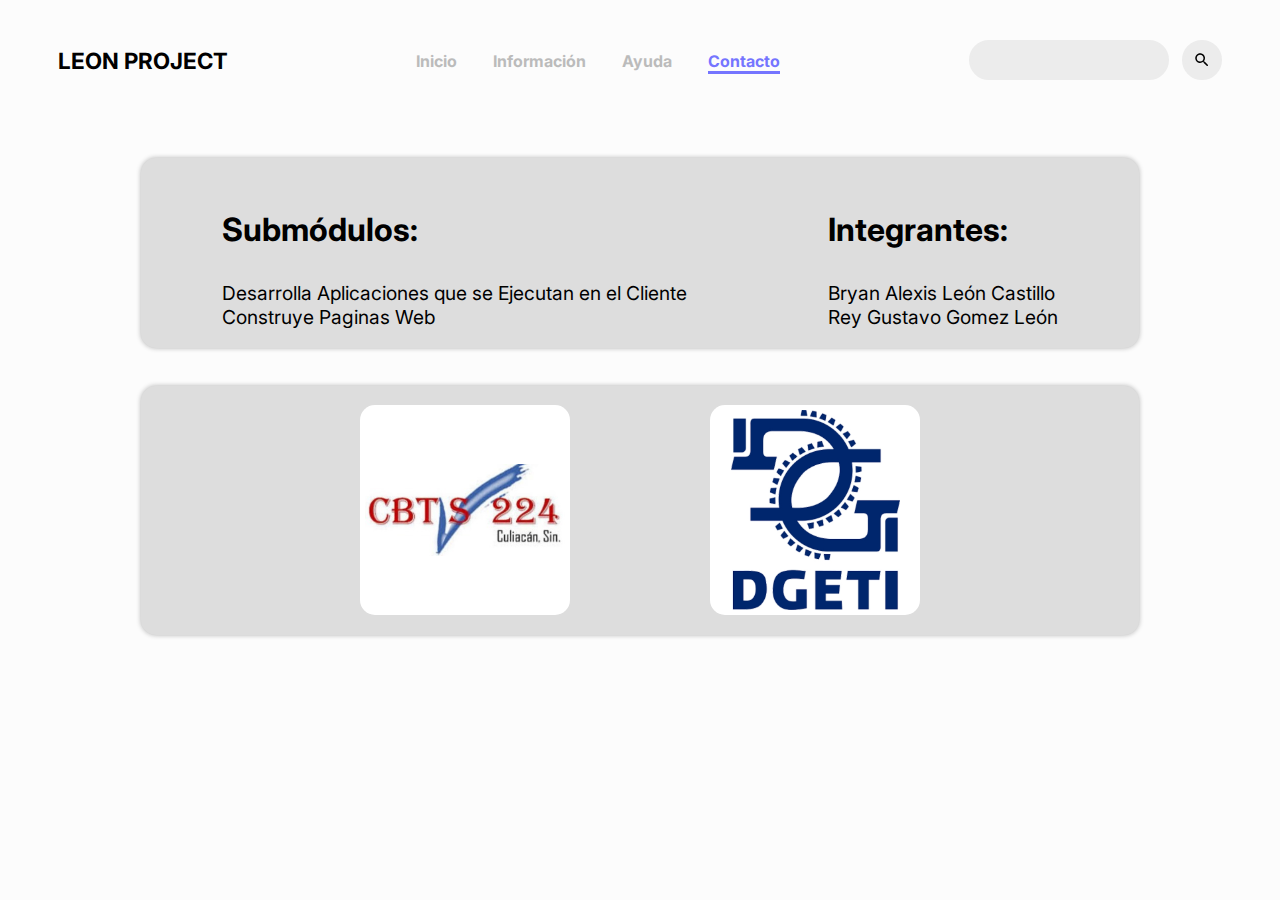
<file: contact.html>
<!DOCTYPE html>
<html lang="en">
    <head>
        <meta charset="UTF-8">
        <title>Contacto</title>

        <link rel="stylesheet" href="style.css">
    </head>
    <body>
        <div class="wrapper">

            <header>
                <div class="logotype">LEON PROJECT</div>

                <div class="topNavBar">
                    <nav>
                        <ul class="navBarList">
                            <li class="topNavBarItem" id="topLink1">Inicio</li>
                            <li class="topNavBarItem" id="topLink2">Información</li>
                            <li class="topNavBarItem" id="topLink3">Ayuda</li>
                            <li class="topNavBarItem currentLink" id="topLink4">Contacto</li>
                        </ul>
                    </nav>
                </div>

                <div class="search">
                    <label>
                        <input type="search">
                    </label>
                    <button type="submit" class="submitButton" onmouseover="style.cursor = 'pointer'"><img src="icons/search.svg" alt=""></button>
                </div>
            </header>

            <div class="cardsContainer noVerScr">

                <div class="card centerHor">
                    <div>
                        <h3>Submódulos:</h3>
                        <div>Desarrolla Aplicaciones que se Ejecutan en el Cliente</div>
                        <div>Construye Paginas Web</div>
                    </div>

                    <div>
                        <h3>Integrantes:</h3>
                        <div>Bryan Alexis León Castillo</div>
                        <div>Rey Gustavo Gomez León</div>
                    </div>
                </div>

                <div class="card centerHor">
                    <a href="https://portal.cbtis224.edu.mx/"><div class="cardImageContainer centerVer"><img class="cardImageX" src="images/cbtis.jpeg" alt=""></div></a>
                    <a href="http://www.dgeti.sep.gob.mx/"><div class="cardImageContainer centerVer"><img class="cardImageY" src="images/dgeti.png" alt=""></div></a>
                </div>

            </div>

        </div>

        <script src="script.js"></script>
    </body>
</html>
</file>
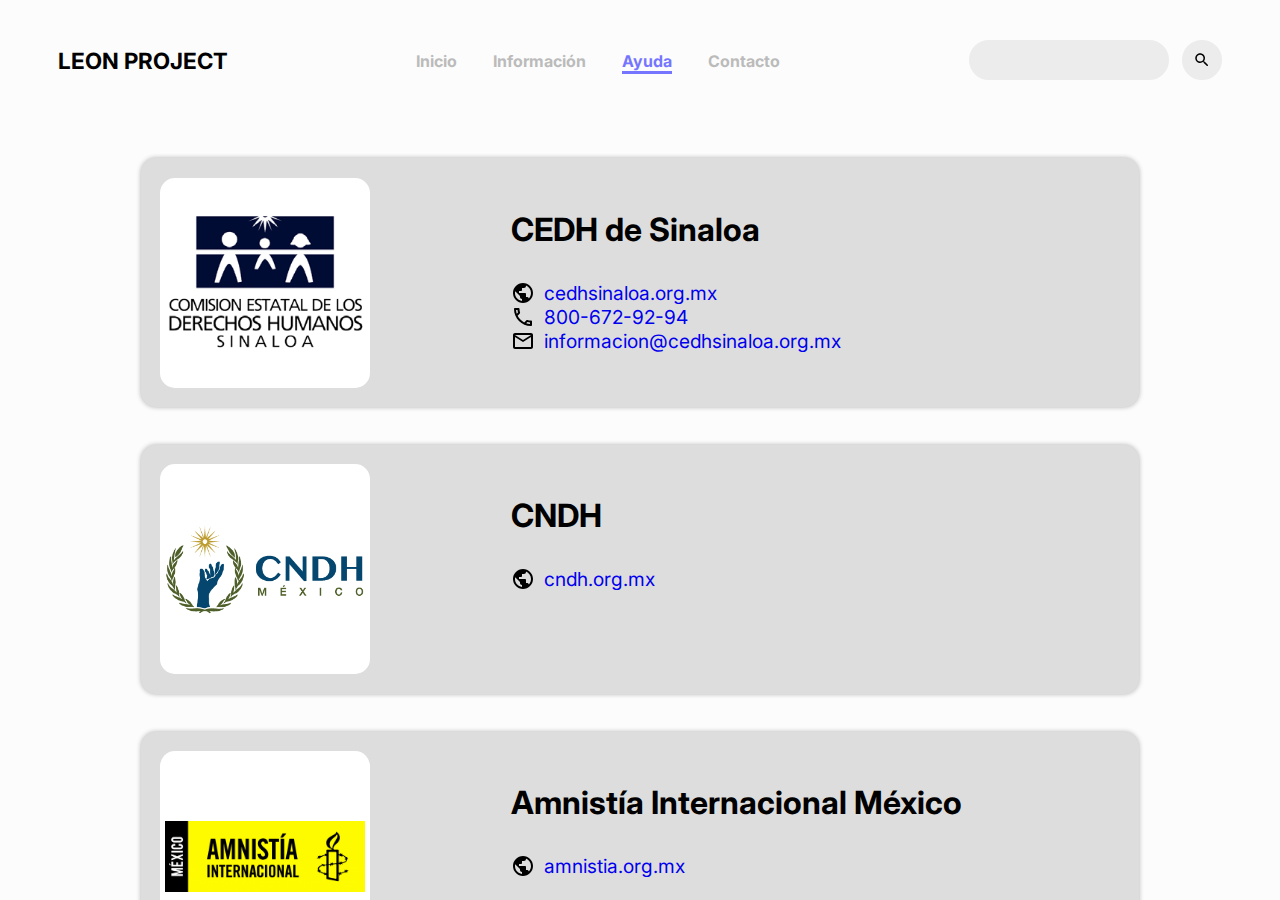
<file: help.html>
<!DOCTYPE html>
<html lang="en">
    <head>
        <meta charset="UTF-8">
        <title>Ayuda</title>

        <link rel="stylesheet" href="style.css">
    </head>
    <body>
        <div class="wrapper">
            <header>
                <div class="logotype">LEON PROJECT</div>

                <div class="topNavBar">
                    <nav>
                        <ul class="navBarList">
                            <li class="topNavBarItem" id="topLink1">Inicio</li>
                            <li class="topNavBarItem" id="topLink2">Información</li>
                            <li class="topNavBarItem currentLink" id="topLink3">Ayuda</li>
                            <li class="topNavBarItem" id="topLink4">Contacto</li>
                        </ul>
                    </nav>
                </div>

                <div class="search">
                    <label>
                        <input type="search">
                    </label>
                    <button type="submit" class="submitButton" onmouseover="style.cursor = 'pointer'"><img src="icons/search.svg" alt=""></button>
                </div>
            </header>

            <div class="cardsContainer noVerScr">
                <div class="card">
                    <div class="cardImageContainer centerVer"><img class="cardImage1" src="images/cedh.png" alt=""></div>
                    <div class="cardInfo">
                        <h3>CEDH de Sinaloa</h3>
                        <div class="centerVer"><img class="cardIcon" src="icons/website.svg" alt=""><a href="https://www.cedhsinaloa.org.mx">cedhsinaloa.org.mx</a></div>
                        <div class="centerVer"><img class="cardIcon" src="icons/phone.svg" alt=""><a href="tel:800-672-92-94">800-672-92-94</a></a></div>
                        <div class="centerVer"><img class="cardIcon" src="icons/email.svg" alt=""><a href="mailto:informacion@cedhsinaloa.org.mx?subject=Ayuda%20con%20">informacion@cedhsinaloa.org.mx</a></div>
                    </div>
                </div>

                <div class="card">
                    <div class="cardImageContainer centerVer"><img class="cardImage2" src="images/cndh.png" alt=""></div>
                    <div class="cardInfo">
                        <h3>CNDH</h3>
                        <div class="centerVer"><img class="cardIcon" src="icons/website.svg" alt=""><a href="https://www.cndh.org.mx">cndh.org.mx</a></div>
                    </div>
                </div>

                <div class="card">
                    <div class="cardImageContainer centerVer"><img class="cardImage3" src="images/amnistia.png" alt=""></div>
                    <div class="cardInfo">
                        <h3>Amnistía Internacional México</h3>
                        <div class="centerVer"><img class="cardIcon" src="icons/website.svg" alt=""><a href="https://www.amnistia.org.mx">amnistia.org.mx</a></div>
                    </div>
                </div>

                <div class="card">
                    <div class="cardImageContainer centerVer"><img class="cardImage4" src="images/ehrc.png" alt=""></div>
                    <div class="cardInfo">
                        <h3>EHRC</h3>
                        <div class="centerVer"><img class="cardIcon" src="icons/website.svg" alt=""><a href="https://www.equalityhumanrights.com/en">equalityhumanrights.com/en</a></div>
                    </div>
                </div>

                <div class="card">
                    <div class="cardImageContainer centerVer"><img class="cardImage5" src="images/ogr.png" alt=""></div>
                    <div class="cardInfo">
                        <h3>OGR</h3>
                        <div class="centerVer"><img class="cardIcon" src="icons/website.svg" alt=""><a href="https://www.openglobalrights.org">openglobalrights.org</a></div>
                    </div>
                </div>
            </div>
        </div>

        <script src="script.js"></script>
    </body>
</html>
</file>
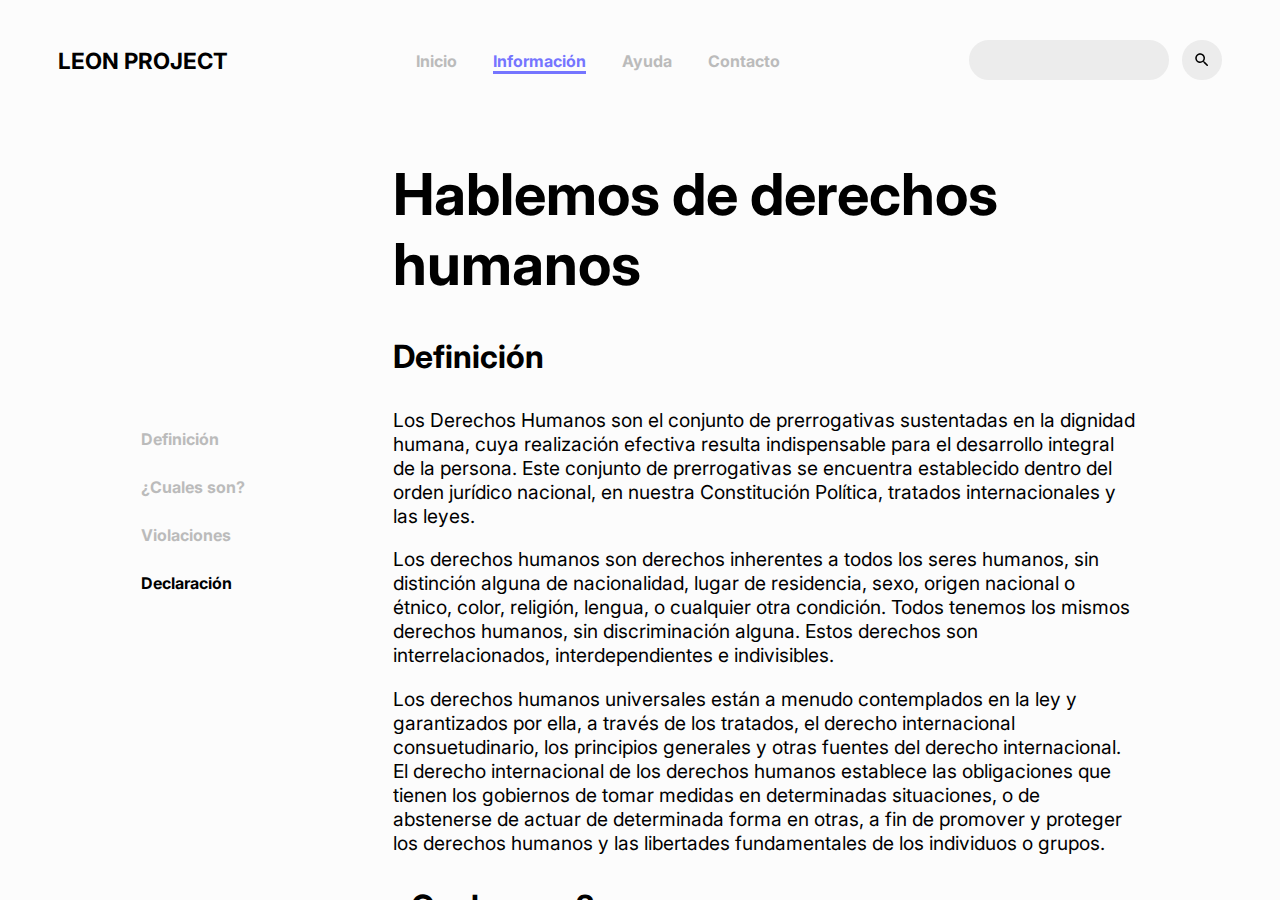
<file: info.html>
<!DOCTYPE html>
<html lang="en">
    <head>
        <meta charset="UTF-8">
        <title>Inicio</title>

        <link rel="stylesheet" href="style.css">
    </head>
    <body>
        <div class="wrapper">
            <header>
                <div class="logotype">LEON PROJECT</div>

                <div class="topNavBar">
                    <nav>
                        <ul class="navBarList">
                            <li class="topNavBarItem" id="topLink1">Inicio</li>
                            <li class="topNavBarItem currentLink" id="topLink2">Información</li>
                            <li class="topNavBarItem" id="topLink3">Ayuda</li>
                            <li class="topNavBarItem" id="topLink4">Contacto</li>
                        </ul>
                    </nav>
                </div>

                <div class="search">
                    <label>
                        <input type="search">
                    </label>
                    <button type="submit" class="submitButton" onmouseover="style.cursor = 'pointer'"><img class="searchImage" src="icons/search.svg" alt=""></button>
                </div>
            </header>

            <div class="container">
                <div class="leftSide2">
                    <div class="sideNavBar">
                        <a id="sideLink1" class="sideNavBarItem" href="#sub1">Definición</a><br><br>
                        <a id="sideLink2" class="sideNavBarItem" href="#sub2">¿Cuales son?</a><br><br>
                        <a id="sideLink3" class="sideNavBarItem" href="#sub3">Violaciones</a><br><br>
                        <a id="sideLink4" class="sideNavBarItem" href="#sub4">Declaración</a>
                    </div>
                </div>

                <div class="rightSide2 noVerScr" id="rightContainer">
                    <h1>Hablemos de derechos humanos</h1>

                    <div id="part1">
                        <h3 id="sub1">Definición</h3>
                        <p>Los Derechos Humanos son el conjunto de prerrogativas sustentadas en la dignidad
                            humana, cuya realización efectiva resulta indispensable para el desarrollo integral de la
                            persona. Este conjunto de prerrogativas se encuentra establecido dentro del orden
                            jurídico nacional, en nuestra Constitución Política, tratados internacionales y las leyes.</p>
                        <p>Los derechos humanos son derechos inherentes a todos los seres humanos, sin
                            distinción alguna de nacionalidad, lugar de residencia, sexo, origen nacional o étnico,
                            color, religión, lengua, o cualquier otra condición. Todos tenemos los mismos derechos
                            humanos, sin discriminación alguna. Estos derechos son interrelacionados,
                            interdependientes e indivisibles.</p>
                        <p>Los derechos humanos universales están a menudo contemplados en la ley y
                            garantizados por ella, a través de los tratados, el derecho internacional
                            consuetudinario, los principios generales y otras fuentes del derecho internacional. El
                            derecho internacional de los derechos humanos establece las obligaciones que tienen
                            los gobiernos de tomar medidas en determinadas situaciones, o de abstenerse de
                            actuar de determinada forma en otras, a fin de promover y proteger los derechos
                            humanos y las libertades fundamentales de los individuos o grupos.</p>
                    </div>

                    <div id="part2">
                        <h3  id="sub2">¿Cuales son?</h3>
                        <p>Los Derechos Humanos han sido clasificados atendiendo a diversos criterios, así
                            podemos encontrar clasificaciones que atienden a su naturaleza, al origen, contenido y
                            por la materia a la que se refieren. Con un propósito pedagógico han sido clasificados
                            en tres generaciones, esto en función al momento histórico en que surgieron o del reconocimiento que han tenido por parte de los Estados. Es conveniente indicar que el
                            agrupamiento de los derechos humanos en generaciones no significa que algunos
                            tengan mayor o menor importancia sobre otros pues todos ellos encuentran en la
                            dignidad humana el principio y fin a alcanzar. Así entonces en la primera generación
                            fueron agrupados los derechos civiles y políticos, en la segunda generación los
                            derechos económicos, sociales y culturales y en la tercera generación se agruparon los
                            que corresponden a grupos de personas o colectividades que comparten intereses
                            comunes.</p>
                        <p>Actualmente es mayormente aceptado clasificar los derechos humanos únicamente en
                            civiles, económicos, sociales, culturales y ambientales.</p>
                        <p>Es importante decir que dentro del conjunto de derechos humanos no existen niveles ni
                            jerarquías pues todos tienen igual relevancia, por lo que el Estado se encuentra obligado
                            a tratarlos en forma global y de manera justa y equitativa, en pie de igualdad y
                            dándoles a todos el mismo peso.</p>
                    </div>

                    <div id="part3">
                        <h3 id="sub3">Violaciones de los derechos humanos</h3>
                        <p>Defensores de los derechos humanos están de acuerdo en que después de sesenta
                            años de su publicación, la Declaración Universal de los Derechos Humanos es todavía
                            más un sueño que una realidad. Existen violaciones en todas partes del mundo. Por
                            ejemplo, en el Informe Mundial de 2009 de Amnistía Internacional y de otras fuentes
                            muestra que a los individuos:</p>
                        <ul>
                            <li>Se les tortura o se abusa de ellos en por lo menos 81 países.</li>
                            <li>Enfrentan juicios injustos en por lo menos 54 países.</li>
                            <li>Se les restringe en sus libertades de expresión en por lo menos 77 países.</li>
                        </ul>
                        <p>No sólo eso, sino que se margina a mujeres y niños en particular de numerosas
                            maneras, la prensa no es libre en muchos países y se calla a los disidentes, con
                            demasiada frecuencia en forma permanente. Aunque se han logrado algunas
                            ganancias en las últimas seis décadas, las violaciones de los derechos humanos
                            siguen azotando a nuestro mundo actual.</p>
                    </div>

                    <div id="part4">
                        <h3 id="sub4">La Declaración Universal de Derechos Humanos</h3>
                        <p></p>
                        <ol>
                            <li>Todos los seres humanos nacen libres e iguales.</li>
                            <li>Todas las personas tienen los derechos proclamados en esta carta.</li>
                            <li>Todo individuo tiene derecho a la vida, la libertad y la seguridad.</li>
                            <li>Nadie será sometido a esclavitud ni a servidumbre.</li>
                            <li>Nadie será sometido a penas, torturas ni tratos crueles o inhumanos.</li>
                            <li>Todo ser humano tiene derecho al reconocimiento de su personalidad jurídica.</li>
                            <li>Todos tienen derecho a la protección contra la discriminación.</li>
                            <li>Toda persona tiene derecho a un recurso efectivo ante los tribunales.</li>
                            <li>Nadie podrá ser detenido, desterrado ni preso arbitrariamente.</li>
                            <li>Toda persona tiene derecho a un tribunal independiente e imparcial.</li>
                            <li>Toda persona tiene derecho a la presunción de inocencia y a penas justas.</li>
                            <li>Toda persona tiene derecho a la privacidad, la honra y la reputación.</li>
                            <li>Toda persona tiene derecho a la libre circulación y a elegir libremente su residencia.</li>
                            <li>Toda persona tiene derecho al asilo en cualquier país.</li>
                            <li>Toda persona tiene derecho a una nacionalidad y a cambiar de nacionalidad.</li>
                            <li>Todos los individuos tienen derecho a un matrimonio libre y a la protección de la familia.</li>
                            <li>Toda persona tiene derecho a la propiedad individual o colectiva.</li>
                            <li>Toda persona tiene derecho a la libertad de pensamiento, conciencia y religión.</li>
                            <li>Todo individuo tiene derecho a la libertad de opinión y de expresión.</li>
                            <li>Toda persona tiene derecho a la libertad de reunión y asociación.</li>
                            <li>Toda persona tiene derecho a participar, directa o indirectamente, en el gobierno de su país.</li>
                            <li>Toda persona tiene derecho a la seguridad social.</li>
                            <li>Toda persona tiene derecho al trabajo y la protección contra el desempleo.</li>
                            <li>Toda persona tiene derecho al descanso y al disfrute del tiempo libre.</li>
                            <li>Toda persona tiene derecho al bienestar: alimentación, vivienda, asistencia médica, vestido y otros servicios sociales básicos.</li>
                            <li>Toda persona tiene derecho a la educación y al libre desarrollo de la personalidad.</li>
                            <li>Toda persona tiene derecho a tomar parte en la vida cultural de su comunidad.</li>
                            <li>Toda persona tiene derecho a un orden social que garantice los derechos de esta carta.</li>
                            <li>Toda persona tiene deberes con respecto a su comunidad.</li>
                            <li>Nada de esta carta podrá usarse para suprimir cualquiera de los derechos.</li>
                        </ol>
                    </div>
                </div>
            </div>
        </div>

        <script src="script.js"></script>
    </body>
</html>
</file>
<file: style.css>
/* >>> Importar fuentes */
@import url('https://fonts.googleapis.com/css2?family=Inter:wght@400;700&display=swap'); /* Inter */

body {
    margin: 0;
    background-color: #fcfcfc; /* Color de fondo */
    font-family: 'Inter', sans-serif; /* Fuente */
}

.centerHorVer {
    display: flex; /* Modo de vista: flexbox */
    justify-content: center; /*  */
    align-items: center; /*  */
}

.centerHor {
    display: flex;
    justify-content: center;
}

.centerVer {
    display: flex;
    align-items: center;
}

/* Envolvedor */
.wrapper {
    width: 100vw; /* Establecer el largo como 100 partes de 100 del largo de la pantalla */
    height: 100vh; /* Establecer el alto como 100 partes de 100 del alto de la pantalla */

    display: grid; /* Modo de vista: cuadricula */
    grid-template-columns: repeat(5, minmax(0, 1fr)); /* Establecer 5 columnas */
    grid-template-rows: repeat(15, minmax(0, 1fr)); /* Establecer 15 filas */
}

/* >>> Elementos de la cabecera */

/* Cabecera */
header {
    grid-column-start: 1; /* Columna inicial */
    grid-column-end: 6; /* Columna final */
    grid-row-start: 1; /* Fila inicial */
    grid-row-end: 3; /* Fila final */

    display: flex; ; /* Modo de vista: flexbox */
    flex-direction: row; /* Dirección hacia la que fluye el flexbox */
}

/* Logotipo */
.logotype {
    display: flex;
    justify-content: center;
    align-items: center;

    font-weight: bold;

    flex-grow: 1; /* Relación del espacio vacío a tomar */
}

/* Barra de navegación superior */
.topNavBar {
    display: flex;
    justify-content: center;
    align-items: center;

    font-weight: bold;

    flex-grow: 2; /* Relación del espacio vacío a tomar */
}

/* Barra de búsqueda */
.search {
    display: flex;
    justify-content: center;
    align-items: center;

    flex-grow: 1; /* Relación del espacio vacío a tomar */
}

/* Links de la barra de navegación superior */
.topNavBarItem {
    color: #bbbbbb;
    display: inline;
    margin: 0 1em 0 1em;
}

/* <<< Elementos de la cabecera */

.noVerScr {
    overflow-x: hidden;
    overflow-y: scroll;
}

.noVerScr::-webkit-scrollbar {
    width: 0;
    height: 0;
}

/* >>> Elementos de la pagina "info" */

/* Contenedor de los lados izquierdo y derecho */
.container {
    grid-column-start: 1;
    grid-column-end: 6;
    grid-row-start: 3;
    grid-row-end: 16;

    display: flex;
    flex-direction: row;
    gap: 11vw;
    margin: 0 11vw 0 11vw;
}

/* Lado izquierdo */
.leftSide1, .leftSide2 {
    display: block;
    margin: auto;

    width: 75%;
    flex-grow: 1;
}

/* Lado derecho */
.rightSide1, .rightSide2 {
    width: 500%;
    flex-grow: 1;
}

/* <<< Elementos de la pagina "info" */



/* >>> Elementos de la pagina "help" */

.cardsContainer {
    grid-column-start: 1;
    grid-column-end: 6;
    grid-row-start: 3;
    grid-row-end: 16;
}

.card {
    background-color: #dddddd;
    border-radius: 15px;
    padding: 1em;

    display: flex;
    flex-direction: row;
    gap: 11vw;
    margin: 3vw 11vw 3vw 11vw;

    box-shadow: 0 0 5px #b0b0b0;
}

.cardIcon {
    margin: 0 0.5em 0 0;
}

.cardImageContainer {
    background-color: #ffffff;
    border-radius: 15px;
    width: 200px;
    height: 200px;
    padding: 5px;
}

.cardImage1 {
    width: 200px;
    height: 138px;
}

.cardImage2 {
    width: 200px;
    height: 101px;
}

.cardImage3 {
    width: 200px;
    height: 71px;
}

.cardImage4 {
    width: 200px;
    height: 71px;
}

.cardImage5 {
    width: 200px;
    height: 38px;
}

.cardImageX {
    width: 200px;
    height: 92px;
}

.cardImageY {
    width: 169px;
    height: 200px;

    margin: 0 auto;
}

a {
    text-decoration: none;
}

/* <<< Elementos de la pagina "help" */

.sideNavBarItem {
    color: #bbbbbb;
    font-weight: bold;
    text-decoration: none;
}

.sideLinkSeen {
    color: #000000;
}

.rightSide1::-webkit-scrollbar {
    width: 0;
    height: 0;
}

.rightSide2::-webkit-scrollbar {
    width: 0;
    height: 0;
}

.firstContainer {
    grid-column-start: 1;
    grid-column-end: 6;
    grid-row-start: 3;
    grid-row-end: 16;

    padding: 1em 12em 1em 12em;
}

.secondContainer {
    grid-column-start: 1;
    grid-column-end: 6;
    grid-row-start: 3;
    grid-row-end: 16;

    padding: 1em 6em 1em 6em;

    display: none;
}

.secondLeftContainer {
    grid-column-start: 1;
    grid-column-end: 4;
    grid-row-start: 3;
    grid-row-end: 16;

    padding: 1em 3em 1em 6em;
}

.secondRightContainer {
    grid-column-start: 4;
    grid-column-end: 6;
    grid-row-start: 3;
    grid-row-end: 16;

    padding: 1em 6em 1em 3em;
}

.zeroLeftContainer {
    grid-column-start: 1;
    grid-column-end: 3;
    grid-row-start: 3;
    grid-row-end: 16;

    padding: 1em 3em 1em 6em;
}

.zeroRightContainer {
    grid-column-start: 3;
    grid-column-end: 6;
    grid-row-start: 3;
    grid-row-end: 16;

    padding: 1em 6em 1em 3em;
}


input[type=search] {
    width: 200px;
    height: 40px;
    background-color: #ececec;
    border: solid 3px #ececec;
    border-radius: 20px;

    padding-left: 1em;
    margin: 0 0.5em 0 0;

    font-family: 'Inter', sans-serif;
}

input[type=search]:focus {
    width: 200px;
    height: 40px;
    background-color: #dddddd;
    border: solid 3px #dddddd;
    border-radius: 20px;
    outline: none;

    padding-left: 1em;
    margin: 0 0.5em 0 0;

    font-family: 'Inter', sans-serif;
}

input[type="search"]::-webkit-search-cancel-button {
    -webkit-appearance: none;

    width: 15px;
    height: 15px;
    background-color: #ff7575;
    border-radius: 50%;
}

.submitButton {
    width: 40px;
    height: 40px;

    background-color: #ececec;
    border: solid 3px #ececec;
    border-radius: 50%;

    margin: 0 0 0 0.5em;

    display: flex;
    justify-content: center;
    align-items: center;
}

.submitButton:active {
    width: 40px;
    height: 40px;

    background-color: #dddddd;
    border: solid 3px #dddddd;
    border-radius: 50%;

    margin: 0 0 0 0.5em;

    display: flex;
    justify-content: center;
    align-items: center;
}

.navBarList {
    padding: 0;
}

.linkHover {
    color: #000000;
}

.currentLink {
    color: #7575ff;
    border-bottom: solid 3px #7575ff;
}

input[type="search"]::-webkit-search-cancel-button {
    -webkit-appearance: none;

    width: 15px;
    height: 15px;
    background-color: #ff5252;
    border-radius: 50%;
}

input[type=submit] {
    width: 96px;
    height: 32px;
    color: #ffffff;
    background-color: #7575ff;
    border: solid 3px #7575ff;
    border-radius: 8px;
    font-family: 'Inter', sans-serif;
    font-weight: bold;
}

input[type=submit]:active {
    width: 96px;
    height: 32px;
    color: #000000;
    background-color: #ffffff;
    border: solid 3px #7575ff;
    border-radius: 8px;
    font-family: 'Inter', sans-serif;
    font-weight: bold;
}

input[type=text] {
    width: 240px;
    height: 30px;
    background-color: #ececec;
    border: solid 3px #ececec;
    border-radius: 10px;
    font-family: 'Inter', sans-serif;
    padding-left: 1em;
    margin-top: 0.5em;
}

input[type=text]:focus {
    width: 240px;
    height: 30px;
    background-color: #dddddd;
    border: solid 3px #dddddd;
    border-radius: 10px;
    outline: none;
    font-family: 'Inter', sans-serif;
    padding-left: 1em;
    margin-top: 0.5em;
}

input[type=email] {
    width: 240px;
    height: 30px;
    background-color: #ececec;
    border: solid 3px #ececec;
    border-radius: 10px;
    font-family: 'Inter', sans-serif;
    padding-left: 1em;
    margin-top: 0.5em;
}

input[type=email]:focus {
    width: 240px;
    height: 30px;
    background-color: #dddddd;
    border: solid 3px #dddddd;
    border-radius: 10px;
    outline: none;
    font-family: 'Inter', sans-serif;
    padding-left: 1em;
    margin-top: 0.5em;
}

textarea {
    background-color: #ececec;
    border: solid 3px #ececec;
    border-radius: 10px;
    font-family: 'Inter', sans-serif;
    padding: 1em 0 0 1em;
    margin-top: 0.5em;
    resize: none;
}

textarea:focus {
    background-color: #dddddd;
    border: solid 3px #dddddd;
    border-radius: 10px;
    outline: none;
    font-family: 'Inter', sans-serif;
    padding: 1em 0 0 1em;
    margin-top: 0.5em;
}

.imgPrincipal {
    height: 476px;
    width: 328px;
    border-radius: 7px;
}

/* >>> Transiciones */

/* Links de la barra de navegación superior */
.topNavBarItem {
    transition-delay: 0.5s;
    transition: color 0.25s;
}

/* Links de la barra de navegación lateral que se utiliza cuando hay grandes cantidades de texto */
.sideNavBarItem {
    transition-delay: 0.5s;
    transition: color 0.25s;
}

/* <<< Transiciones */

/* >>> Tamaños de fuentes */

/* Logotipo */
.logotype {
    font-size: 1.75vw;
}

/* Links de la barra de navegación superior */
.topNavBarItem {
    font-size: 1.25vw;
}

/* Links de la barra de navegación lateral que se utiliza cuando hay grandes cantidades de texto */
.sideNavBarItem {
    font-size: 1.25vw;
}

/* Títulos */
h1 {
    font-size: 4.5vw;
}

/* Subtítulos */
h3 {
    font-size: 2.5vw;
}

/* Texto normal */
body {
    font-size: 1.5vw;
}

/* <<< Tamaños de fuentes */


.menuButton {
    display: none;
}

@media (min-aspect-ratio: 9/21) and  (max-aspect-ratio: 9/16) {
    .logotype {
        font-size: calc(2.5vw * 2.5);
    }

    body {
        font-size: calc(1.5vw * 3.5);
    }

    h1 {
        font-size: calc(4.5vw * 2.5);
    }

    h3 {
        font-size: calc(2.5vw * 2.5);
    }

    .topNavBar {
        display: none;
    }

    .search {
        display: none;
    }

    .menu {
        flex-grow: 1;

        display: flex;
        justify-content: center;
        align-items: center;
    }

    .menuButton {
        width: 13vw;
        height: 13vw;

        background-color: #ececec;
        border: solid 3px #ececec;
        border-radius: 50%;

        display: flex;
        justify-content: center;
        align-items: center;
    }

    .menuImage {
        width: 7vw;
        height: 7vw;
    }

    .leftSide2 {
        display: none;
    }

    .rightContainer {
        grid-column-start: 1;
        grid-column-end: 6;
        grid-row-start: 3;
        grid-row-end: 16;

        overflow-x: hidden;

        padding: 5vw;
    }
}
</file>
